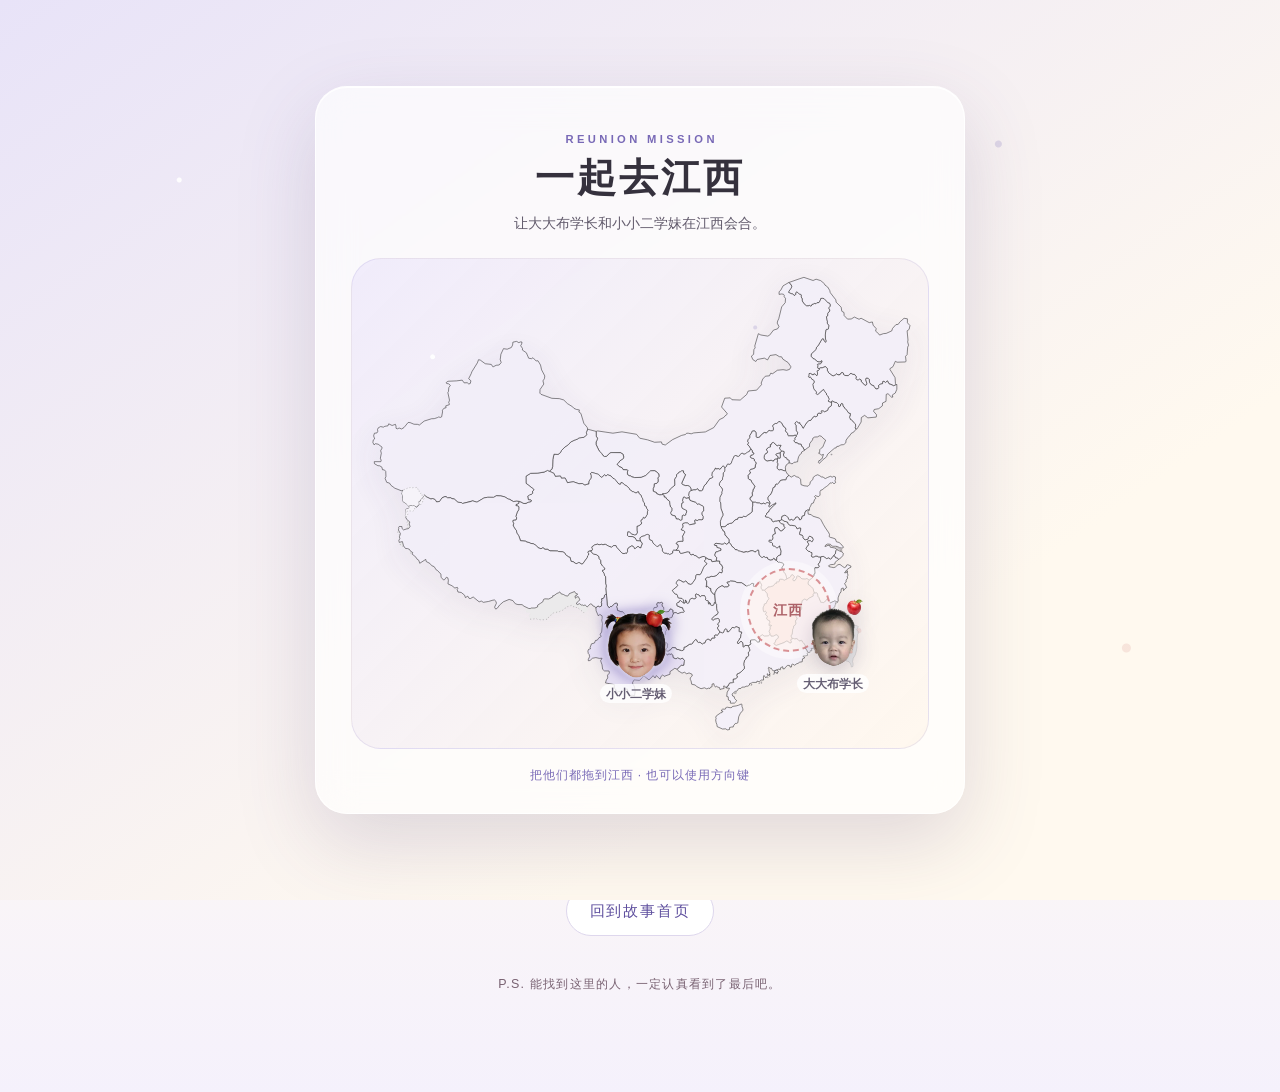
<file: site/easter-egg.html>
<!DOCTYPE html>
<html lang="zh-CN">
<head>
  <meta charset="UTF-8">
  <meta http-equiv="Content-Security-Policy" content="default-src 'self'; base-uri 'self'; object-src 'none'; script-src 'self'; style-src 'self'; img-src 'self' data: blob: https://*.supabase.co; connect-src 'self' https://*.supabase.co wss://*.supabase.co; media-src 'self' blob: https://*.supabase.co; form-action 'self'">
  <meta name="viewport" content="width=device-width, initial-scale=1.0">
  <meta name="robots" content="noindex, nofollow, noarchive">
  <meta name="theme-color" content="#e8e3f8">
  <title>我们的信箱 · 大大布将军与小小二下士</title>
  <link rel="icon" href="data:image/svg+xml,<svg xmlns=%22http://www.w3.org/2000/svg%22 viewBox=%220 0 100 100%22><text y=%22.9em%22 font-size=%2290%22>🥚</text></svg>">
  <link rel="stylesheet" href="css/style.css?v=c8668feb">
  <link rel="stylesheet" href="css/mailbox.css?v=c54e6d8c">
  <link rel="preload" as="image" href="img/gate/girl.webp" type="image/webp">
  <link rel="preload" as="image" href="img/gate/boy.webp" type="image/webp">
  <link rel="stylesheet" href="css/egg.css?v=19b5cfbb">
</head>
<body>
  <div id="gate" class="gate" role="dialog" aria-modal="true" aria-labelledby="gate-title">
    <div class="gate-card" id="gate-card">
      <p class="gate-kicker">REUNION MISSION</p>
      <h2 class="gate-title" id="gate-title">一起去江西</h2>
      <p class="gate-hint" id="gate-hint">让大大布学长和小小二学妹在江西会合。</p>

      <div class="china-stage" id="china-stage">
        <img class="china-map" src="img/gate/china-map.svg" alt="" width="1000" height="850" draggable="false">

        <div class="map-destination" id="jiangxi-target" aria-hidden="true"><span>江西</span></div>
        <button
          class="map-person map-girl"
          id="gate-girl"
          type="button"
          aria-label="小小二学妹，拖动到江西"
          aria-describedby="gate-hint gate-status"
        >
          <img src="img/gate/girl.webp" alt="" width="522" height="478" draggable="false">
          <span class="map-person-name">小小二学妹</span>
        </button>
        <button
          class="map-person map-boy"
          id="gate-boy"
          type="button"
          aria-label="大大布学长，拖动到江西"
          aria-describedby="gate-hint gate-status"
        >
          <img src="img/gate/boy.webp" alt="" width="528" height="472" draggable="false">
          <span class="map-person-name">大大布学长</span>
        </button>
        <span class="map-reunion-flare" aria-hidden="true"></span>
      </div>

      <p class="gate-status" id="gate-status" aria-live="polite">把他们都拖到江西 · 也可以使用方向键</p>
    </div>
  </div>

  <main class="egg-page">
    <section class="egg-top">
      <button class="egg-big" id="egg-big" type="button" title="点我一下试试" aria-label="打开彩蛋">🥚</button>
      <p class="egg-kicker">LETTERS BETWEEN US</p>
      <h1 class="mailbox-title">我们的信箱</h1>
      <p class="egg-sub">有些话，写下来，留着慢慢读。</p>
    </section>

    <section class="mailbox-locked" id="mailbox-locked">
      <div class="locked-card">
        <span class="locked-icon" aria-hidden="true">💌</span>
        <h2>信箱已上锁</h2>
        <p>这里收录着大大布与小小二写给彼此的信件与纸上字迹。<br>请登录账号解锁信箱。</p>
        <button class="pill-btn locked-login-btn" type="button" id="mailbox-locked-login">登录查看信箱</button>
      </div>
    </section>

    <section id="mailbox-list" aria-labelledby="mailbox-list-title" hidden>
      <div class="mailbox-toolbar">
        <div><h2 id="mailbox-list-title" tabindex="-1">收好的信</h2><p id="letter-count"></p></div>
        <button class="small-btn" id="write-letter" type="button">写一封信 ↗</button>
      </div>
      <div class="letter-list" id="letter-list"></div>
      <div class="stack-controls"><button class="mail-link" id="previous-envelope" type="button">← 上一封</button><span id="stack-position" aria-live="polite"></span><button class="mail-link" id="next-envelope" type="button">下一封 →</button></div>
      <button class="draft-link" id="resume-draft" type="button" hidden>继续上次没写完的信 →</button>
      <p class="mailbox-local-note" id="mailbox-sync-note">当前信件只保存在本机。登录后可同步给对方。</p>
      <button class="mail-link" id="mailbox-sync-button" type="button">登录后同步信箱</button>
    </section>

    <section class="letter-compose" id="letter-compose" aria-labelledby="compose-title" hidden>
      <div class="mailbox-toolbar"><h2 id="compose-title" tabindex="-1">写一封信</h2><div class="reader-actions"><button class="mail-link mail-danger" id="compose-delete-letter" type="button" hidden>删除这封信</button><button class="mail-link" id="cancel-letter" type="button">收起，回到信箱</button></div></div>
      <form id="letter-form">
        <div class="letter-fields">
          <label>写信人<select id="letter-sender"><option>大大布</option><option>小小二</option></select></label>
          <label>写信日期<input id="letter-date" type="date" required></label>
        </div>
        <label>信的标题<input id="letter-title" maxlength="80" required placeholder="给这封信起一个名字"></label>
        <label>电子版内容<textarea id="letter-body" rows="12" maxlength="30000" placeholder="慢慢写，也可以只收录实体信照片。"></textarea></label>
        <section class="paper-photos"><h3>实体信件照片</h3><p>可以和电子版一起保存，多页信件按添加顺序展示。</p><input id="compose-photo-input" type="file" accept="image/jpeg,image/png,image/webp" multiple aria-label="添加实体信件照片"><div id="compose-photos" class="photo-grid"></div></section>
        <label>关联一段回忆（可选）<select id="letter-memory"><option value="">不关联回忆</option></select></label>
        <div class="letter-form-footer"><button class="small-btn" type="submit">收进信箱</button><span id="draft-status" role="status"></span></div>
      </form>
    </section>

    <section id="letter-reader" aria-label="信件阅读" hidden>
      <div class="mailbox-toolbar reader-toolbar">
        <button class="mail-link" id="back-to-mailbox" type="button">← 回到信箱</button>
        <div class="reader-actions"><button class="mail-link" id="edit-letter" type="button" hidden>修改这封信</button><button class="mail-link mail-danger" id="delete-letter" type="button" hidden>删除这封信</button><button class="mail-link" id="download-letter" type="button">下载文字</button></div>
      </div>
      <div id="letter-content" tabindex="-1"></div>
      <section class="paper-photos"><h3>纸上的字迹</h3><p>收好这封信的实体照片，点击可放大阅读。</p><input id="reader-photo-input" type="file" accept="image/jpeg,image/png,image/webp" multiple aria-label="为这封信添加实体照片"><div id="reader-photos" class="photo-grid"></div></section>
      <a class="letter-memory-link" id="letter-memory-link" hidden>看看这封信里的回忆 ↗</a>
    </section>
    <p class="mailbox-status" id="mailbox-status" role="status"></p>


    <div class="egg-navigation">
      <a class="egg-back" href="index.html">回到故事首页</a>
    </div>
    <p class="egg-foot">P.S. 能找到这里的人，一定认真看到了最后吧。</p>
  </main>

  <div id="hearts" aria-hidden="true"></div>

  <script src="js/gate.js?v=922eb06e"></script>
  <script src="js/vendor/supabase-2.118.0.min.js?v=31c3a326"></script>
  <script src="js/sync.js?v=1a8b63b3"></script>
  <dialog id="photo-viewer"><div class="photo-viewer-toolbar"><button id="photo-previous" type="button">上一页</button><span id="photo-page"></span><button id="photo-next" type="button">下一页</button><button id="photo-zoom" type="button">查看原尺寸</button><button id="photo-close" type="button">关闭 ×</button></div><div class="photo-viewer-scroll"><img id="photo-full" alt="实体信件照片"></div></dialog>
  <script src="js/mailbox.js?v=962e39d7"></script>
  <script src="js/egg.js?v=ad17be2c"></script>
</body>
</html>
</file>
<file: site/css/style.css>
:root {
  --bg-a: #f1edfb;
  --bg-b: #fffaf2;
  --ink: #35313d;
  --ink-soft: #625b6c;
  --accent: #7869b6;
  --accent-deep: #5e4f9e;
  --border: #ded7ed;
  --shadow: 0 18px 50px rgba(82, 68, 122, 0.14);
}

* { box-sizing: border-box; margin: 0; padding: 0; }
[hidden] { display: none !important; }
button, textarea, select { font: inherit; }
button, a, textarea, select { -webkit-tap-highlight-color: transparent; }
:focus-visible { outline: 3px solid var(--accent); outline-offset: 4px; }

body {
  font-family: -apple-system, BlinkMacSystemFont, "Segoe UI", "PingFang SC", "Hiragino Sans GB", "Microsoft YaHei", sans-serif;
  background:
    radial-gradient(circle at 9% 16%, rgba(160, 203, 187, 0.22), transparent 24rem),
    radial-gradient(circle at 90% 38%, rgba(221, 160, 151, 0.18), transparent 26rem),
    linear-gradient(180deg, var(--bg-a), var(--bg-b) 58%, #f5f1fc);
  color: var(--ink);
  line-height: 1.75;
  min-height: 100vh;
  overflow-x: hidden;
}
body.gate-open { overflow: hidden; }

/* ---------- 会合入口 ---------- */
.gate {
  position: fixed; inset: 0; z-index: 100;
  display: flex; align-items: center; justify-content: center;
  padding: 16px;
  overflow-x: hidden;
  overflow-y: auto;
  background:
    radial-gradient(circle at 14% 20%, rgba(255, 255, 255, 0.92) 0 2px, transparent 3px),
    radial-gradient(circle at 78% 16%, rgba(118, 105, 182, 0.2) 0 3px, transparent 4px),
    radial-gradient(circle at 88% 72%, rgba(217, 147, 140, 0.2) 0 4px, transparent 5px),
    linear-gradient(145deg, #e8e3f8, #fff9ef 72%);
  visibility: hidden;
  opacity: 0;
  pointer-events: none;
  transition: opacity 0.35s ease, visibility 0s 0.35s;
}
.gate.is-visible { visibility: visible; opacity: 1; pointer-events: auto; transition-delay: 0s; }
.gate-card {
  width: min(650px, 100%);
  padding: clamp(1.8rem, 6vw, 2.7rem) clamp(1.25rem, 6vw, 2.2rem) 1.7rem;
  overflow: hidden;
  border: 1px solid rgba(255, 255, 255, 0.82);
  border-radius: 32px;
  background: rgba(255, 255, 255, 0.66);
  backdrop-filter: blur(18px);
  text-align: center;
  box-shadow: 0 28px 80px rgba(82, 68, 122, 0.18), inset 0 1px 0 #fff;
  transition: transform 0.5s ease, opacity 0.5s ease;
}
.gate-kicker {
  color: var(--accent);
  font-size: 0.7rem;
  font-weight: 700;
  letter-spacing: 0.3em;
  text-indent: 0.3em;
}
.gate-title {
  margin-top: 0.25rem;
  color: var(--ink);
  font-size: clamp(1.8rem, 7vw, 2.45rem);
  line-height: 1.2;
  letter-spacing: 0.08em;
}
.gate-hint {
  margin: 0.65rem 0 1.35rem;
  color: var(--ink-soft);
  font-size: 0.88rem;
}
.china-stage {
  position: relative;
  width: 100%;
  aspect-ratio: 20 / 17;
  overflow: hidden;
  border: 1px solid rgba(118, 105, 182, 0.13);
  border-radius: clamp(20px, 5vw, 30px);
  background:
    radial-gradient(circle at 14% 20%, rgba(255,255,255,0.95) 0 2px, transparent 2.8px),
    radial-gradient(circle at 70% 14%, rgba(118,105,182,0.2) 0 1.5px, transparent 2.5px),
    radial-gradient(circle at 88% 76%, rgba(217,147,140,0.22) 0 2px, transparent 3px),
    linear-gradient(135deg, rgba(237, 233, 250, 0.82), rgba(255, 247, 237, 0.9));
}
.china-map {
  position: absolute;
  inset: 2%;
  z-index: 1;
  width: 96%;
  height: 96%;
  object-fit: contain;
  opacity: 0.82;
  filter: drop-shadow(0 10px 18px rgba(80, 67, 120, 0.1));
  pointer-events: none;
  user-select: none;
}
.map-destination {
  position: absolute;
  left: 75.8%;
  top: 71.9%;
  z-index: 2;
  display: grid;
  width: clamp(62px, 10vw, 84px);
  aspect-ratio: 1;
  place-items: center;
  border: 2px dashed rgba(204, 107, 111, 0.72);
  border-radius: 50%;
  background: rgba(255, 245, 240, 0.74);
  color: #ad6268;
  font-size: clamp(0.75rem, 2vw, 0.9rem);
  font-weight: 800;
  letter-spacing: 0.1em;
  transform: translate(-50%, -50%);
  box-shadow: 0 0 0 7px rgba(255,255,255,0.4);
  transition: transform 0.25s ease, box-shadow 0.25s ease, background 0.25s ease;
}
.map-destination.is-near,
.china-stage.has-arrival .map-destination {
  background: rgba(255, 226, 218, 0.88);
  transform: translate(-50%, -50%) scale(1.08);
  box-shadow: 0 0 0 8px rgba(255,255,255,0.5), 0 0 28px rgba(217,147,140,0.48);
}
.map-person {
  position: absolute;
  left: 0;
  top: 0;
  z-index: 3;
  width: clamp(58px, 11vw, 82px);
  aspect-ratio: 1;
  border: 0;
  background: transparent;
  cursor: grab;
  touch-action: none;
  user-select: none;
  -webkit-user-select: none;
  will-change: transform;
  transform: translate(-50%, -50%);
}
.map-person img {
  display: block;
  width: 100%;
  height: 100%;
  object-fit: contain;
  pointer-events: none;
  filter: drop-shadow(0 8px 10px rgba(55, 46, 84, 0.2));
  transition: transform 0.2s ease, filter 0.2s ease;
}
.map-person-name {
  position: absolute;
  left: 50%;
  top: calc(100% - 2px);
  padding: 0.1rem 0.38rem;
  border-radius: 999px;
  background: rgba(255,255,255,0.8);
  color: #655e73;
  font-size: clamp(0.7rem, 1.7vw, 0.72rem);
  font-weight: 700;
  line-height: 1.4;
  white-space: nowrap;
  transform: translateX(-50%);
  transition: opacity 0.2s ease;
}
.map-person:active { cursor: grabbing; }
.map-person:focus-visible { outline: none; }
.map-person:focus-visible img { filter: drop-shadow(0 0 3px #fff) drop-shadow(0 0 7px var(--accent)); }
.map-person.is-dragging img { transform: scale(1.08) rotate(-4deg); }
.map-person.is-arrived { cursor: default; pointer-events: none; }
.map-person.is-arrived .map-person-name { opacity: 0; }
.map-reunion-flare {
  position: absolute;
  left: 75.8%;
  top: 71.9%;
  z-index: 5;
  width: clamp(34px, 6vw, 48px);
  aspect-ratio: 1;
  transform: translate(-50%, -50%);
  pointer-events: none;
}
.map-reunion-flare::before,
.map-reunion-flare::after {
  position: absolute;
  inset: 0;
  opacity: 0;
}
.map-reunion-flare::before {
  content: "";
  border: 2px solid rgba(118, 105, 182, 0.72);
  border-radius: 50%;
}
.map-reunion-flare::after {
  content: "✦";
  display: grid;
  place-items: center;
  color: #7869b6;
  font-size: clamp(1.7rem, 5vw, 2.6rem);
  line-height: 1;
}
.gate-status {
  min-height: 1.5em;
  margin-top: 1rem;
  color: var(--accent);
  font-size: 0.75rem;
  letter-spacing: 0.08em;
}
.gate.is-complete .gate-card { transform: scale(0.98); }
.gate.is-complete .map-destination { animation: mapDestinationUnlock 1.05s ease-out both; }
.gate.is-complete .map-reunion-flare::before { animation: mapRipple 1.05s ease-out both; }
.gate.is-complete .map-reunion-flare::after { animation: mapFlare 0.9s ease-out both; }
.gate.is-complete .map-girl img { animation: mapMeetGirl 0.75s ease both; }
.gate.is-complete .map-boy img { animation: mapMeetBoy 0.75s ease both; }
@keyframes mapDestinationUnlock {
  0% { box-shadow: 0 0 0 8px rgba(255,255,255,0.5), 0 0 24px rgba(217,147,140,0.42); }
  55% { box-shadow: 0 0 0 14px rgba(255,255,255,0.2), 0 0 42px rgba(118,105,182,0.55); }
  100% { box-shadow: 0 0 0 24px rgba(255,255,255,0), 0 0 54px rgba(118,105,182,0); }
}
@keyframes mapRipple {
  0% { opacity: 0.9; transform: scale(0.35); }
  100% { opacity: 0; transform: scale(3.4); }
}
@keyframes mapFlare {
  0% { opacity: 0; transform: scale(0.25) rotate(-30deg); }
  42% { opacity: 1; transform: scale(1.35) rotate(12deg); }
  100% { opacity: 0; transform: scale(0.78) rotate(32deg); }
}
@keyframes mapMeetGirl {
  0%, 100% { transform: translateX(0) rotate(0); }
  48% { transform: translateX(7px) rotate(3deg) scale(0.98); }
}
@keyframes mapMeetBoy {
  0%, 100% { transform: translateX(0) rotate(0); }
  48% { transform: translateX(-7px) rotate(-3deg) scale(0.98); }
}

/* ---------- Hero ---------- */
.hero {
  min-height: min(850px, 100svh);
  position: relative;
  display: grid;
  grid-template-columns: minmax(0, 1.3fr) minmax(0, 0.8fr);
  align-items: center;
  column-gap: 5%;
  width: min(1120px, calc(100% - 96px));
  margin: 0 auto;
  padding: 100px 0 0;
}
.hero-heading-wrap {
  display: flex;
  flex-direction: column;
  align-items: flex-start;
  justify-content: center;
  padding: 32px 0;
}
.hero-heading {
  margin-top: 24px;
  font-size: clamp(2.5rem, 5.3vw, 4.8rem);
  font-weight: 900;
  letter-spacing: -0.04em;
  line-height: 1.32;
  background: linear-gradient(160deg, #5f50a0 12%, #8b77be 60%, #b2747f 100%);
  -webkit-background-clip: text;
  background-clip: text;
  -webkit-text-fill-color: transparent;
  color: transparent;
}
.hero-heading > span { display: block; white-space: nowrap; }
.hero-heading small { display: inline-block; margin-right: 0.35em; font-size: 0.45em; vertical-align: middle; }
.hero-intro { margin-top: 24px; color: var(--ink-soft); font-size: 1.05rem; letter-spacing: 0.08em; }
.hero-actions { display: flex; flex-wrap: wrap; align-items: center; gap: 18px; margin-top: 34px; }

.hero-portrait-pos {
  width: 100%;
  max-width: 390px;
  justify-self: center;
  transform: rotate(3deg);
  transition: transform 0.3s ease-out;
}
.hero-portrait {
  position: relative;
  overflow: hidden;
  padding: 12px 12px 0;
  background: #fffdfa;
  border-radius: 20px;
  box-shadow: 0 22px 65px rgba(82, 68, 122, 0.14);
  border: 1px solid #fff;
}
.hero-portrait img {
  display: block;
  width: 100%;
  height: auto;
  aspect-ratio: 13 / 9;
  object-fit: cover;
  border-radius: 12px;
  transition: filter 0.4s ease, transform 0.4s ease;
}
body:not(.is-logged-in) .hero-portrait {
  cursor: pointer;
  min-height: 250px;
  background: linear-gradient(135deg, #fdf8f4 0%, #faeef5 100%);
}
body:not(.is-logged-in) .hero-portrait img {
  filter: blur(20px);
  transform: scale(1.08);
}
body:not(.is-logged-in) .hero-portrait img:not([src]),
body:not(.is-logged-in) .hero-portrait img[src=""] {
  opacity: 0;
  height: 200px;
}
.gallery-migrate-btn {
  background: linear-gradient(135deg, #786171 0%, #4a3a60 100%);
  color: #fff !important;
  border: none;
  font-weight: 600;
  box-shadow: 0 4px 14px rgba(74, 58, 96, 0.25);
  transition: transform 0.2s ease, filter 0.2s ease;
}
.gallery-migrate-btn:hover {
  filter: brightness(1.1);
  transform: translateY(-1px);
}
.hero-portrait-lock {
  position: absolute;
  top: calc(50% - 15px);
  left: 50%;
  transform: translate(-50%, -50%);
  display: flex;
  align-items: center;
  gap: 8px;
  padding: 0.5rem 1.1rem;
  border-radius: 999px;
  background: rgba(255, 255, 255, 0.92);
  border: 1px solid rgba(120, 105, 182, 0.3);
  box-shadow: 0 8px 24px rgba(82, 68, 122, 0.18);
  backdrop-filter: blur(6px);
  color: var(--accent-deep);
  font-size: 0.82rem;
  font-weight: 600;
  letter-spacing: 0.05em;
  white-space: nowrap;
  pointer-events: none;
  transition: transform 0.2s ease, opacity 0.2s ease;
}
body.is-logged-in .hero-portrait-lock {
  display: none !important;
}
body:not(.is-logged-in) .hero-portrait:hover .hero-portrait-lock {
  transform: translate(-50%, -50%) scale(1.04);
}
.portrait-caption { display: flex; justify-content: space-between; align-items: center; padding: 18px 7px; color: var(--accent-deep); font-size: 0.75rem; letter-spacing: 0.08em; }
.portrait-caption span { color: var(--ink-soft); }

/* ---------- 登录锁定卡片 ---------- */
.memory-locked, .mailbox-locked {
  display: flex;
  justify-content: center;
  align-items: center;
  padding: clamp(2.5rem, 6vw, 4.5rem) 1rem;
  width: 100%;
}
.locked-card {
  width: min(520px, 100%);
  padding: clamp(2.2rem, 5vw, 3.2rem) clamp(1.4rem, 4vw, 2.4rem);
  text-align: center;
  background: rgba(255, 255, 255, 0.88);
  border: 1.5px solid var(--border);
  border-radius: 28px;
  box-shadow: 0 20px 60px rgba(91, 75, 154, 0.12);
  backdrop-filter: blur(12px);
  display: flex;
  flex-direction: column;
  align-items: center;
  gap: 14px;
}
.locked-icon {
  font-size: 2.8rem;
  line-height: 1;
  margin-bottom: 4px;
  filter: drop-shadow(0 4px 10px rgba(120, 105, 182, 0.25));
}
.locked-card h2, .locked-card h3 {
  font-size: clamp(1.35rem, 4vw, 1.7rem);
  font-weight: 800;
  color: var(--accent-deep);
  letter-spacing: 0.04em;
}
.locked-card p {
  color: var(--ink-soft);
  font-size: 0.92rem;
  line-height: 1.8;
  max-width: 400px;
}
.locked-login-btn {
  margin-top: 10px;
  cursor: pointer;
  border: none;
  font-size: 0.95rem;
  padding: 0.75rem 2rem;
}

.hero-bottom {
  grid-column: 1 / -1;
  display: flex;
  justify-content: space-between;
  align-items: flex-end;
  padding: 48px 0 30px;
  border-bottom: 1px solid rgba(118,105,182,0.18);
  position: relative;
  z-index: 6;
}
.hero-tag {
  color: var(--ink-soft);
  letter-spacing: 0.08em;
  line-height: 1.7;
  font-size: 0.75rem;
  max-width: 360px;
}
.hero-tag-sub { color: var(--accent); letter-spacing: 0.14em; }

.pill-btn {
  display: inline-block;
  text-decoration: none;
  background: linear-gradient(123deg, #9b8bd3 7%, #7869b6 46%, #5d4d9c 100%);
  color: #fff;
  font-weight: 500;
  letter-spacing: 0.06em;
  border-radius: 999px;
  padding: 0.85rem 1.9rem;
  font-size: 0.95rem;
  border: 2px solid #fff;
  box-shadow: 0 8px 22px rgba(91, 75, 154, 0.28);
  transition: filter 0.2s ease;
}
.pill-btn:hover { filter: brightness(1.07); }

/* 载入淡入 */
.hero-heading-wrap, .hero-tag, .pill-btn { opacity: 0; }
body.loaded .hero-heading-wrap { animation: fadeUp 0.6s ease both; }
body.loaded .hero-tag { animation: fadeUp 0.6s ease 0.1s both; }
body.loaded .pill-btn { animation: fadeUp 0.6s ease 0.15s both; }
.hero-portrait { opacity: 0; }
body.loaded .hero-portrait { animation: fadeOpacity 0.7s ease 0.1s both; }
@keyframes fadeUp {
  from { opacity: 0; transform: translateY(28px); }
  to { opacity: 1; transform: none; }
}
@keyframes fadeOpacity {
  from { opacity: 0; }
  to { opacity: 1; }
}

/* ---------- 可旋转照片故事球 ---------- */
.memory-gallery {
  width: min(1240px, calc(100% - 32px));
  min-height: 100svh;
  margin: 0 auto;
  padding: clamp(3.5rem, 5vw, 5rem) 0 3rem;
  position: relative;
  isolation: isolate;
}
.gallery-copy {
  width: min(680px, 100%);
  margin: 0 auto clamp(1.8rem, 4vw, 3rem);
  text-align: center;
}
.gallery-kicker {
  color: var(--accent);
  font-size: 0.78rem;
  font-weight: 750;
  letter-spacing: 0.24em;
}
.gallery-copy h2 {
  margin-top: 0.4rem;
  font-size: clamp(1.75rem, 4vw, 3.25rem);
  line-height: 1.22;
  letter-spacing: -0.04em;
}
.gallery-copy > p:last-child {
  max-width: 560px;
  margin: 0.9rem auto 0;
  color: var(--ink-soft);
  font-size: clamp(0.88rem, 1.5vw, 1rem);
}
.orbit-shell {
  position: relative;
  width: 100%;
}
.memory-orbit {
  position: relative;
  width: 100%;
  height: clamp(520px, 52vw, 650px);
  overflow: hidden;
  border: 1px solid rgba(119, 102, 181, 0.18);
  border-radius: clamp(28px, 5vw, 52px);
  background:
    radial-gradient(circle at 50% 46%, rgba(255, 255, 255, 0.96) 0 12%, rgba(241, 237, 251, 0.68) 38%, rgba(216, 232, 225, 0.56) 72%, rgba(246, 236, 225, 0.82) 100%);
  box-shadow: inset 0 0 80px rgba(255, 255, 255, 0.8), var(--shadow);
  cursor: grab;
  touch-action: none;
  user-select: none;
  -webkit-user-select: none;
}
.memory-orbit.is-dragging { cursor: grabbing; }
.memory-orbit:focus-visible {
  outline: 3px solid rgba(120, 105, 182, 0.55);
  outline-offset: 5px;
}
.orbit-stage {
  position: absolute;
  left: 50%;
  top: 48%;
  width: 0;
  height: 0;
}
.orbit-stars,
.orbit-stars::before {
  position: absolute;
  inset: 0;
  pointer-events: none;
  content: '';
  background-image:
    radial-gradient(circle, rgba(118, 105, 174, 0.3) 0 1.5px, transparent 2px),
    radial-gradient(circle, rgba(221, 151, 134, 0.28) 0 1px, transparent 1.6px);
  background-position: 18px 20px, 72px 92px;
  background-size: 128px 128px, 166px 166px;
  opacity: 0.55;
}
.orbit-stars::before {
  transform: rotate(18deg) scale(1.12);
  opacity: 0.36;
}
.orbit-focus {
  position: absolute;
  left: 50%;
  top: 48%;
  width: min(68vw, 580px);
  aspect-ratio: 1;
  border: 1px dashed rgba(118, 105, 174, 0.16);
  border-radius: 50%;
  transform: translate(-50%, -50%);
  pointer-events: none;
}
.orbit-focus::before,
.orbit-focus::after {
  content: '';
  position: absolute;
  border-radius: 50%;
  background: rgba(255, 255, 255, 0.76);
  box-shadow: 0 0 18px rgba(255, 255, 255, 0.9);
}
.orbit-focus::before { width: 9px; height: 9px; left: 10%; top: 20%; }
.orbit-focus::after { width: 6px; height: 6px; right: 8%; bottom: 26%; }
.orbit-photo {
  position: absolute;
  left: 0;
  top: 0;
  width: clamp(82px, 9.5vw, 132px);
  aspect-ratio: 4 / 3;
  padding: 0;
  overflow: hidden;
  translate: -50% -50%;
  border: 3px solid rgba(255, 255, 255, 0.94);
  border-radius: clamp(14px, 1.7vw, 22px);
  background-color: color-mix(in srgb, var(--cluster-color) 15%, #f8f6fb);
  background-size: cover;
  background-position: center;
  box-shadow: 0 7px 22px rgba(62, 53, 83, 0.16), 0 0 0 1px color-mix(in srgb, var(--cluster-color) 52%, transparent);
  cursor: pointer;
  contain: layout paint style;
  will-change: transform, opacity;
  transition: border-color 0.2s ease, box-shadow 0.2s ease;
}
.orbit-photo::after {
  content: '';
  position: absolute;
  inset: 0;
  background: linear-gradient(145deg, rgba(255,255,255,0.3), transparent 42%);
  pointer-events: none;
}
.orbit-photo.is-nearest {
  border-color: #fff;
  box-shadow: 0 10px 34px rgba(62, 53, 83, 0.24), 0 0 0 3px var(--cluster-color);
}
.orbit-photo:hover { box-shadow: 0 12px 36px rgba(62, 53, 83, 0.28), 0 0 0 3px var(--cluster-color); }
.orbit-photo:focus-visible {
  outline: 4px solid rgba(255, 255, 255, 0.9);
  box-shadow: 0 0 0 7px var(--cluster-color);
}
.orbit-caption {
  position: absolute;
  z-index: 1100;
  left: 50%;
  bottom: 22px;
  display: flex;
  align-items: center;
  gap: 0.72rem;
  max-width: calc(100% - 36px);
  padding: 0.7rem 1rem;
  border: 1px solid rgba(255, 255, 255, 0.9);
  border-radius: 999px;
  background: rgba(255, 255, 255, 0.76);
  box-shadow: 0 8px 30px rgba(64, 53, 91, 0.12);
  backdrop-filter: blur(16px);
  transform: translateX(-50%);
  white-space: nowrap;
}
.orbit-caption span { color: var(--ink-soft); font-size: 0.76rem; }
.orbit-caption strong { overflow: hidden; font-size: 0.92rem; text-overflow: ellipsis; }
.orbit-caption span:last-child { color: var(--accent-deep); }

/* 触摸设备和低配置设备使用较轻的合成效果 */
.orbit-reduced-fx .memory-orbit {
  box-shadow: inset 0 0 34px rgba(255, 255, 255, 0.62), 0 10px 28px rgba(82, 68, 122, 0.1);
}
.orbit-reduced-fx .orbit-photo {
  box-shadow: 0 4px 12px rgba(62, 53, 83, 0.13);
  transition: none;
  will-change: auto;
}
.orbit-reduced-fx .orbit-photo.is-nearest {
  box-shadow: 0 6px 18px rgba(62, 53, 83, 0.18), 0 0 0 2px var(--cluster-color);
}
.orbit-reduced-fx .orbit-caption {
  background: rgba(255, 255, 255, 0.94);
  box-shadow: 0 5px 16px rgba(64, 53, 91, 0.1);
  backdrop-filter: none;
}
.orbit-reduced-fx .modal-backdrop,
.orbit-reduced-fx .detail-photo-count,
.orbit-reduced-fx .detail-original {
  backdrop-filter: none;
}
.orbit-reduced-fx .heart { display: none; }
.orbit-help {
  display: flex;
  justify-content: center;
  align-items: center;
  gap: 0.65rem;
  margin-top: 1.15rem;
  color: var(--ink-soft);
  font-size: 0.78rem;
  letter-spacing: 0.08em;
}
.orbit-help i { width: 3px; height: 3px; border-radius: 50%; background: var(--accent); opacity: 0.65; }
.gallery-error { min-height: 1.5em; margin-top: 0.7rem; text-align: center; color: #b45268; }

/* ---------- 时间轴与双视角 ---------- */
.gallery-toolbar { display: flex; justify-content: space-between; align-items: center; flex-wrap: wrap; gap: 16px; margin: 0 12px 22px; }
.view-switch { display: flex; padding: 5px; border: 1px solid var(--border); border-radius: 999px; background: rgba(255,255,255,0.5); }
.view-switch button { padding: 10px 22px; border: 0; border-radius: 999px; color: var(--ink-soft); background: transparent; cursor: pointer; font-size: 0.85rem; }
.view-switch button[aria-pressed="true"] { color: #fff; background: var(--accent-deep); box-shadow: 0 4px 12px #5e4f9e22; }
.gallery-summary { color: var(--ink-soft); font-size: 0.8rem; }
.gallery-add { margin-left: auto; white-space: nowrap; }
.gallery-manage-actions { display: flex; flex-wrap: wrap; gap: 10px; margin-top: 24px; }
.gallery-danger { background: #a45a6b; }
.gallery-editor > .gallery-danger { margin-top: 18px; }
.detail-remove-photo {
  position: absolute;
  z-index: 2;
  left: 12px;
  top: 12px;
  padding: 0.35rem 0.7rem;
  border: 1px solid rgba(255, 255, 255, 0.7);
  border-radius: 999px;
  background: rgba(48, 42, 62, 0.68);
  color: #fff;
  font: inherit;
  font-size: 0.74rem;
  cursor: pointer;
}
.gallery-editor { width: min(540px, calc(100vw - 28px)); max-height: min(760px, calc(100svh - 28px)); margin: auto; padding: 28px; overflow: auto; border: 1px solid #e3d9ec; border-radius: 22px; color: var(--ink); background: #fffdfa; box-shadow: 0 20px 60px #3326483d; }
.gallery-editor::backdrop { background: #2a2536a6; backdrop-filter: blur(8px); }
.gallery-editor h2 { padding-right: 28px; font-size: 1.45rem; }
.gallery-editor form { display: grid; gap: 16px; margin-top: 24px; }
.gallery-editor label { display: grid; gap: 7px; color: var(--ink-soft); font-size: .8rem; }
.gallery-editor input, .gallery-editor textarea { width: 100%; padding: 11px 12px; border: 1px solid #d9cfe4; border-radius: 9px; color: var(--ink); background: #fff; font: inherit; }
.gallery-editor textarea { resize: vertical; line-height: 1.7; }
.gallery-editor input:disabled { opacity: .65; }
.gallery-editor-hint { margin-top: -7px; color: var(--ink-soft); font-size: .73rem; line-height: 1.6; }
.gallery-editor-file-status { color: #a24559; font-size: .75rem; }
.gallery-editor-file-status:empty { display: none; }
.gallery-editor-previews { display: grid; grid-template-columns: repeat(auto-fill, minmax(110px, 1fr)); gap: 10px; }
.gallery-editor-previews[hidden] { display: none; }
.gallery-editor-preview { position: relative; min-width: 0; padding: 7px; border: 1px solid var(--border); border-radius: 12px; }
.gallery-editor-preview.is-invalid { border-color: #c76072; background: #fff0f1; }
.gallery-editor-preview img { display: block; width: 100%; aspect-ratio: 1; object-fit: cover; border-radius: 8px; }
.gallery-editor-preview-empty { display: grid; place-items: center; aspect-ratio: 1; border-radius: 8px; color: #a24559; background: #f9dfe3; font-size: .75rem; }
.gallery-editor-preview span { display: block; overflow: hidden; margin-top: 7px; color: var(--ink-soft); font-size: .7rem; text-overflow: ellipsis; white-space: nowrap; }
.gallery-editor-preview.is-invalid span { color: #a24559; }
.gallery-editor-preview strong { display: block; margin-top: 4px; color: #a24559; font-size: .7rem; }
.gallery-editor-preview button { position: absolute; top: 3px; right: 3px; width: 26px; height: 26px; padding: 0; border: 0; border-radius: 50%; color: #522b35; background: #fff; box-shadow: 0 1px 5px #33264840; cursor: pointer; font-family: inherit; font-size: 20px; line-height: 1; }
.gallery-editor-actions { display: flex; align-items: center; flex-wrap: wrap; gap: 12px; }
#gallery-editor-status { color: var(--accent-deep); font-size: .76rem; line-height: 1.5; }
.gallery-hidden-photos, .gallery-hidden-entries { display: flex; flex-wrap: wrap; gap: 8px; padding-top: 14px; border-top: 1px solid var(--border); }
.gallery-hidden-entries { margin-top: 22px; }
.gallery-manage-actions[hidden], .gallery-hidden-photos[hidden], .gallery-hidden-entries[hidden], .gallery-editor:not([open]) { display: none; }
.gallery-hidden-photos p, .gallery-hidden-entries p { flex-basis: 100%; color: var(--ink-soft); font-size: .78rem; }
.gallery-restore { padding: 7px 12px; border: 1px solid var(--border); border-radius: 999px; background: #fff; color: var(--accent-deep); cursor: pointer; font: inherit; font-size: .75rem; }
.gallery-editor-danger-group { display: flex; flex-wrap: wrap; gap: 10px; margin-top: 18px; }
.gallery-editor-danger-group[hidden] { display: none; }
.gallery-purge-btn { background: #c2596d; }
.gallery-hidden-item { display: flex; align-items: center; justify-content: space-between; gap: 10px; width: 100%; padding: 8px 12px; background: rgba(255, 255, 255, 0.7); border: 1px solid var(--border); border-radius: 12px; box-sizing: border-box; }
.gallery-hidden-info { font-size: 0.8rem; color: var(--ink); overflow: hidden; text-overflow: ellipsis; white-space: nowrap; flex: 1; min-width: 0; }
.gallery-hidden-actions { display: flex; align-items: center; gap: 6px; flex-shrink: 0; }
.gallery-purge { padding: 6px 12px; border: 1px solid #c2596d; border-radius: 999px; background: #fff; color: #c2596d; cursor: pointer; font: inherit; font-size: .75rem; transition: background 0.15s, color 0.15s; }
.gallery-purge:hover { background: #c2596d; color: #fff; }
.gallery-base-tag { font-size: 0.72rem; color: var(--ink-soft); padding: 4px 8px; background: rgba(0, 0, 0, 0.05); border-radius: 6px; }
.timeline-panel { padding: clamp(20px, 4vw, 44px); border: 1px solid var(--border); border-radius: 30px; background: rgba(255,255,255,0.56); }
.timeline-filter { display: flex; justify-content: space-between; align-items: center; flex-wrap: wrap; gap: 16px; padding-bottom: 28px; }
.timeline-filter p { color: var(--ink-soft); font-size: 0.88rem; }
.timeline-filter label { color: var(--ink-soft); font-size: 0.8rem; }
.timeline-filter select { margin-left: 8px; padding: 8px 28px 8px 12px; color: var(--ink); background: #fffdf9; border: 1px solid var(--border); border-radius: 10px; }
.timeline-month + .timeline-month { margin-top: 32px; }
.timeline-month h3 { color: var(--accent-deep); font-size: 0.95rem; font-weight: 600; margin-bottom: 16px; letter-spacing: 0.08em; }
.timeline-entries { display: grid; grid-template-columns: repeat(3, minmax(0, 1fr)); gap: 14px; }
.memory-card { display: flex; flex-direction: column; text-align: left; min-width: 0; padding: 10px; border: 1px solid #e7e1ee; border-radius: 18px; background: #fffdfa; color: var(--ink); cursor: pointer; transition: transform 0.2s ease, box-shadow 0.2s ease; }
.memory-card:hover { transform: translateY(-3px); box-shadow: 0 10px 28px #54407716; }
.memory-card img { width: 100%; height: auto; aspect-ratio: 16 / 10; object-fit: cover; border-radius: 11px; }
.memory-card-copy { display: block; width: 100%; padding: 14px 8px 8px; }
.memory-card-date { display: block; color: var(--accent-deep); font-size: 0.7rem; letter-spacing: 0.03em; }
.memory-card strong { display: block; margin-top: 5px; font-size: 1.05rem; font-weight: 650; }
.memory-card-excerpt { display: -webkit-box; -webkit-box-orient: vertical; -webkit-line-clamp: 2; overflow: hidden; margin-top: 7px; color: var(--ink-soft); font-size: 0.82rem; line-height: 1.8; }
.memory-card-meta { display: flex; justify-content: space-between; margin-top: 14px; color: var(--accent-deep); font-size: 0.73rem; }
.perspective-label { margin-top: 24px; color: var(--accent-deep); font-size: 0.78rem; font-weight: 650; }
.perspective-label + .detail-text { margin-top: 8px; }
.perspective-block + .perspective-block { margin-top: 24px; padding-top: 20px; border-top: 1px solid var(--border); }
.perspective-block .perspective-label { margin-top: 0; }
.perspective-form { margin-top: 24px; padding-top: 20px; border-top: 1px solid var(--border); }
.perspective-block .perspective-form { margin-top: 10px; padding-top: 0; border-top: 0; }
.perspective-form label { font-size: 0.78rem; font-weight: 650; color: var(--accent-deep); }
.perspective-form textarea { width: 100%; resize: vertical; min-height: 110px; margin-top: 10px; padding: 12px; border: 1px solid #cec3de; border-radius: 12px; background: #fff; color: var(--ink); font-size: 0.88rem; line-height: 1.8; }
.perspective-form textarea::placeholder { color: #80748c; }
#perspective-storage-note { margin-top: 6px; color: var(--ink-soft); font-size: 0.7rem; }
.perspective-save { display: flex; flex-wrap: wrap; align-items: center; gap: 10px; margin-top: 12px; }
.small-btn { padding: 8px 16px; border: 0; border-radius: 999px; background: var(--accent-deep); color: white; cursor: pointer; font-size: 0.78rem; }
#perspective-status { color: var(--accent-deep); font-size: 0.72rem; }
.perspective-login { margin-top: 22px; font-size: 0.78rem; }
.perspective-login button, .sync-link { padding: 0; border: 0; color: var(--accent-deep); background: transparent; text-decoration: underline; text-underline-offset: 4px; cursor: pointer; font: inherit; }
.sync-account { position: fixed; z-index: 4900; right: 22px; bottom: 22px; padding: 10px 15px; border: 1px solid #ddd2e8; border-radius: 999px; background: #fffdfa; color: var(--accent-deep); box-shadow: 0 10px 28px #51406124; cursor: pointer; font: 0.78rem/1.2 inherit; }
.sync-account.is-signed-in { background: var(--accent-deep); border-color: var(--accent-deep); color: #fff; }
.sync-dialog { width: min(420px, calc(100vw - 32px)); margin: auto; padding: 32px; border: 1px solid #e3d9ec; border-radius: 20px; color: var(--ink); background: #fffdfa; box-shadow: 0 20px 60px #3326483d; }
.sync-dialog::backdrop { background: #2a2536a6; backdrop-filter: blur(8px); }
.sync-dialog h2 { margin-top: 10px; font-size: 1.55rem; }
.sync-intro { margin-top: 12px; color: var(--ink-soft); font-size: .84rem; line-height: 1.8; }
.sync-dialog form { display: grid; gap: 16px; margin-top: 24px; }
.sync-dialog label { display: grid; gap: 7px; color: var(--ink-soft); font-size: .8rem; }
.sync-dialog input { width: 100%; padding: 11px 12px; border: 1px solid #d9cfe4; border-radius: 9px; color: var(--ink); background: #fff; font: inherit; }
.sync-actions { display: flex; align-items: center; flex-wrap: wrap; gap: 16px; }
#sync-status, #sync-reset-status { min-height: 1.5em; color: var(--accent-deep); font-size: .78rem; line-height: 1.7; }
.sync-close { position: absolute; top: 12px; right: 14px; border: 0; background: transparent; color: var(--ink-soft); cursor: pointer; font-size: 1.5rem; }

/* ---------- 照片与文字详情 ---------- */
body.modal-open { overflow: hidden; }
.memory-modal[hidden] { display: none; }
.memory-modal {
  position: fixed;
  inset: 0;
  z-index: 5000;
  display: grid;
  place-items: center;
  padding: 24px;
  opacity: 0;
  pointer-events: none;
  transition: opacity 0.22s ease;
}
.memory-modal.is-open { opacity: 1; pointer-events: auto; }
.modal-backdrop {
  position: absolute;
  inset: 0;
  background: rgba(42, 37, 54, 0.5);
  backdrop-filter: blur(14px);
}
.memory-dialog {
  position: relative;
  z-index: 1;
  display: grid;
  grid-template-columns: minmax(0, 1.2fr) minmax(300px, 0.8fr);
  width: min(1080px, 100%);
  height: min(760px, calc(100svh - 48px));
  max-height: min(760px, calc(100svh - 48px));
  overflow: hidden;
  border: 1px solid rgba(255, 255, 255, 0.82);
  border-radius: 30px;
  background: #fffdf9;
  box-shadow: 0 30px 100px rgba(37, 31, 55, 0.34);
  transform: translateY(18px) scale(0.98);
  transition: transform 0.24s cubic-bezier(0.22, 0.8, 0.24, 1);
}
.memory-modal.is-open .memory-dialog { transform: translateY(0) scale(1); }
.memory-dialog:focus { outline: none; }
.modal-close {
  position: absolute;
  z-index: 4;
  top: 16px;
  right: 16px;
  display: grid;
  place-items: center;
  width: 42px;
  height: 42px;
  border: 1px solid rgba(93, 79, 158, 0.18);
  border-radius: 50%;
  background: rgba(255, 255, 255, 0.88);
  color: var(--ink);
  font-size: 1.7rem;
  line-height: 1;
  cursor: pointer;
  box-shadow: 0 7px 24px rgba(46, 39, 67, 0.14);
}
.detail-gallery {
  min-width: 0;
  padding: 22px;
  background: linear-gradient(145deg, #e8e2f5, #edf4ef 54%, #f7eadf);
}
.detail-image-wrap {
  position: relative;
  display: grid;
  place-items: center;
  width: 100%;
  height: min(580px, calc(100svh - 162px));
  min-height: 360px;
  overflow: hidden;
  border-radius: 22px;
  background: rgba(255, 255, 255, 0.46);
}
.detail-image-wrap::before {
  content: '✦';
  position: absolute;
  color: rgba(95, 80, 153, 0.28);
  font-size: 1.3rem;
}
#detail-image {
  position: absolute;
  inset: 0;
  z-index: 1;
  width: 100%;
  height: 100%;
  object-fit: contain;
  opacity: 1;
  filter: none;
  transition: opacity 0.22s ease, filter 0.22s ease;
}
#detail-image.is-loading { opacity: 0.92; filter: blur(3px); }
.detail-original {
  position: absolute;
  z-index: 2;
  left: 12px;
  bottom: 12px;
  padding: 0.35rem 0.7rem;
  border: 1px solid rgba(255, 255, 255, 0.7);
  border-radius: 999px;
  background: rgba(48, 42, 62, 0.68);
  color: #fff;
  font: inherit;
  font-size: 0.74rem;
  cursor: pointer;
  backdrop-filter: blur(8px);
}
.detail-original:disabled { cursor: wait; }
.detail-photo-count {
  position: absolute;
  z-index: 2;
  right: 12px;
  bottom: 12px;
  padding: 0.35rem 0.7rem;
  border-radius: 999px;
  background: rgba(48, 42, 62, 0.68);
  color: #fff;
  font-size: 0.74rem;
  letter-spacing: 0.1em;
  backdrop-filter: blur(8px);
}
.detail-controls {
  display: grid;
  grid-template-columns: auto minmax(0, 1fr) auto;
  gap: 10px;
  align-items: center;
  margin-top: 14px;
}
.detail-controls > button {
  width: 38px;
  height: 38px;
  border: 1px solid rgba(93, 79, 158, 0.2);
  border-radius: 12px;
  background: rgba(255, 255, 255, 0.82);
  color: var(--accent-deep);
  font-size: 1.25rem;
  cursor: pointer;
}
.detail-thumbs {
  display: flex;
  gap: 8px;
  min-width: 0;
  overflow-x: auto;
  padding: 4px;
  scrollbar-width: none;
}
.detail-thumbs::-webkit-scrollbar { display: none; }
.detail-thumb {
  flex: 0 0 62px;
  height: 48px;
  padding: 0;
  overflow: hidden;
  border: 2px solid transparent;
  border-radius: 11px;
  background-color: rgba(255,255,255,0.7);
  opacity: 0.58;
  cursor: pointer;
  transition: opacity 0.2s ease, border-color 0.2s ease, transform 0.2s ease;
}
.detail-thumb.is-active { border-color: var(--accent); opacity: 1; transform: translateY(-2px); }
.detail-copy {
  display: flex;
  flex-direction: column;
  justify-content: flex-start;
  min-width: 0;
  min-height: 0;
  overflow-y: auto;
  padding: clamp(1.8rem, 3vw, 3rem);
}
.detail-date {
  color: var(--accent);
  font-size: 0.78rem;
  font-weight: 700;
  letter-spacing: 0.1em;
}
.detail-copy h3 {
  margin-top: 0.45rem;
  font-size: clamp(1.6rem, 3vw, 2.6rem);
  line-height: 1.22;
  letter-spacing: -0.04em;
}
.detail-text { margin-top: 1.35rem; color: var(--ink-soft); font-size: 1rem; line-height: 1.95; white-space: pre-line; }
.detail-note {
  margin-top: 2rem;
  padding-top: 1rem;
  border-top: 1px dashed var(--border);
  color: var(--accent-deep);
  font-size: 0.78rem;
}
.detail-note span { margin-right: 0.35rem; color: #d28d7e; }

/* ---------- 爱心粒子 ---------- */
.heart { position: fixed; top: -40px; color: #9488ba; opacity: 0.2; pointer-events: none; animation: fall linear infinite; }
@keyframes fall { to { transform: translateY(115vh) rotate(25deg); } }


/* ---------- 彩蛋入口（藏在页尾） ---------- */
.egg-footer {
  display: block;
  width: fit-content;
  margin: 1.2rem auto 2.6rem;
  padding: 0.6rem 1.2rem;
  font-size: 1.05rem;
  line-height: 1;
  text-align: center;
  text-decoration: none;
  opacity: 0.35;
  filter: grayscale(0.4);
  transition: opacity 0.3s ease, transform 0.3s ease, filter 0.3s ease;
}
.egg-footer:hover,
.egg-footer:focus-visible {
  opacity: 1;
  filter: grayscale(0);
  transform: translateY(-2px);
}

/* ---------- 响应式 ---------- */
@media (min-width: 640px) {
  .hero-bottom { padding-bottom: 40px; }
}

@media (hover: none), (pointer: coarse) {
  .hero-portrait-pos { transition-duration: 0.42s; }
}

@media (max-width: 760px) {
  .hero { width: calc(100% - 40px); padding: 48px 0 0; grid-template-columns: 1fr; min-height: auto; }
  .hero-heading-wrap { padding: 20px 0; align-items: center; text-align: center; }
  .hero-heading { font-size: clamp(2.2rem, 10vw, 3.8rem); margin-top: 18px; }
  .hero-intro { font-size: 0.9rem; margin-top: 18px; }
  .hero-actions { justify-content: center; gap: 12px; margin-top: 24px; }
  .hero-portrait-pos { max-width: 280px; margin: 28px 0 10px; }
  .hero-bottom { gap: 0.8rem; }
  .hero-tag { max-width: 220px; font-size: 0.72rem; }
  .pill-btn { flex-shrink: 0; padding: 0.68rem 1.2rem; font-size: 0.8rem; }
  .memory-gallery { width: min(100% - 20px, 1240px); padding-top: 4rem; }
  .gallery-copy { padding: 0 0.8rem; }
  .gallery-toolbar { justify-content: center; gap: 12px; margin-inline: 0; }
  .gallery-summary { width: 100%; text-align: center; font-size: 0.73rem; }
  .view-switch button { padding: 10px 20px; }
  .timeline-entries { grid-template-columns: repeat(2, minmax(0, 1fr)); }
  .timeline-panel { padding: 18px 12px; }
  .timeline-filter { padding-inline: 4px; }
  .memory-card { padding: 7px; border-radius: 14px; }
  .memory-card-copy { padding: 10px 3px 5px; }
  .memory-card strong { font-size: 0.9rem; }
  .memory-card-excerpt { font-size: 0.75rem; }
  .memory-card-date { font-size: 0.62rem; }
  .memory-card-meta { font-size: 0.65rem; }
  .memory-orbit { height: min(67svh, 570px); min-height: 480px; border-radius: 28px; }
  .orbit-stage { top: 46%; }
  .orbit-focus { top: 46%; width: min(84vw, 430px); }
  .orbit-photo { width: clamp(72px, 23vw, 92px); border-width: 2px; border-radius: 14px; }
  .orbit-caption {
    bottom: 14px;
    display: grid;
    grid-template-columns: auto auto;
    gap: 0.05rem 0.65rem;
    width: auto;
    padding: 0.58rem 0.85rem;
    white-space: normal;
  }
  .orbit-caption strong { grid-column: 1 / -1; grid-row: 1; max-width: 62vw; }
  .orbit-caption span { grid-row: 2; font-size: 0.68rem; }
  .orbit-help { flex-wrap: wrap; padding: 0 1rem; font-size: 0.7rem; }
  .memory-modal { padding: 10px; }
  .memory-dialog {
    display: block;
    height: auto;
    max-height: calc(100svh - 20px);
    overflow-y: auto;
    border-radius: 24px;
  }
  .modal-close { position: sticky; top: 12px; right: auto; margin: 12px 12px -54px auto; }
  .detail-gallery { padding: 12px; }
  .detail-image-wrap { height: min(53svh, 500px); min-height: 300px; border-radius: 18px; }
  .detail-controls { margin-top: 10px; }
  .detail-copy { overflow: visible; padding: 1.8rem 1.35rem 2.2rem; }
  .detail-text { margin-top: 1rem; font-size: 0.94rem; }
  .detail-note { margin-top: 1.4rem; }
}

@media (prefers-reduced-motion: reduce) {
  *, *::before, *::after { scroll-behavior: auto !important; animation-duration: 0.01ms !important; animation-iteration-count: 1 !important; }
  .gate, .gate-card, .map-destination, .map-person img, .hero-portrait-pos, .orbit-photo, .memory-dialog, .memory-modal, .memory-card, #detail-image { transition: none; }
  .heart { display: none; }
}
</file>
<file: site/css/mailbox.css>
main.egg-page { max-width: 1000px; }
.egg-big { border: 0; background: transparent; padding: 0; }
.mailbox-title { margin-top: 14px; font-size: clamp(2rem, 5vw, 3rem); letter-spacing: 0.06em; color: var(--accent-deep); }
.mailbox-toolbar { display: flex; justify-content: space-between; align-items: center; flex-wrap: wrap; gap: 16px; margin-bottom: 24px; }
.mailbox-toolbar h2 { font-size: 1.2rem; }
#letter-count { margin-top: 5px; font-size: 0.8rem; color: var(--ink-soft); }
.letter-list { display: grid; grid-template-columns: repeat(2, minmax(0, 1fr)); gap: 22px; }
.letter-envelope { position: relative; display: flex; flex-direction: column; align-items: flex-start; gap: 12px; min-height: 236px; padding: 32px; border: 1px solid #ded5e8; border-radius: 16px; background: linear-gradient(150deg, #fffdfa, #f7f1f9); color: var(--ink); text-align: left; cursor: pointer; box-shadow: 0 10px 30px #6550790b; transition: transform 0.2s, box-shadow 0.2s; overflow-wrap: anywhere; }
.letter-envelope::before { content: ''; position: absolute; inset: 8px; border: 1px dashed #ded5e8; border-radius: 10px; pointer-events: none; }
.letter-envelope::after { content: '✉'; position: absolute; top: 26px; right: 28px; color: #a095bc; font-size: 1.8rem; }
.letter-envelope:hover { transform: translateY(-4px); box-shadow: 0 15px 35px #65507915; }
.letter-envelope time { color: var(--accent-deep); letter-spacing: 0.12em; font-size: 0.75rem; padding-right: 45px; }
.letter-envelope strong { font-size: 1.35rem; line-height: 1.6; padding-right: 30px; }
.letter-envelope .letter-address { color: var(--ink-soft); font-size: 0.85rem; }
.letter-envelope .letter-open { margin-top: auto; padding-top: 16px; color: var(--accent-deep); font-size: 0.78rem; }
.mailbox-local-note { display: inline; margin-top: 24px; color: var(--ink-soft); font-size: 0.78rem; }
#mailbox-sync-button { margin-left: 0.5rem; }
.mail-link, .draft-link { border: 0; background: transparent; color: var(--accent-deep); cursor: pointer; font-size: 0.86rem; padding: 8px 0; }
.mail-link:hover, .draft-link:hover { text-decoration: underline; text-underline-offset: 4px; }
.mail-link.mail-danger { color: #a45a6b; }
.mail-link.mail-danger:hover { color: #8e4455; }
.draft-link { margin-top: 18px; }
.mailbox-status { color: var(--accent-deep); font-size: 0.82rem; }
.mailbox-status:empty { display: none; }
.letter-compose, #letter-reader { width: min(720px, 100%); margin: 0 auto; }
.letter-compose { padding: clamp(20px, 4vw, 36px); background: #fffdfa; border: 1px solid var(--border); border-radius: 24px; box-shadow: var(--shadow); }
#letter-form { display: grid; gap: 20px; }
#letter-form label { display: grid; gap: 8px; font-size: 0.85rem; color: var(--ink-soft); }
#letter-form input, #letter-form select, #letter-form textarea { width: 100%; min-width: 0; padding: 12px; border: 1px solid #d8cfe4; border-radius: 10px; background: #fff; color: var(--ink); font: inherit; }
#letter-form textarea { line-height: 1.9; resize: vertical; }
.letter-fields { display: grid; grid-template-columns: 1fr 1fr; gap: 18px; }
.letter-form-footer { display: flex; align-items: center; flex-wrap: wrap; gap: 14px; }
#draft-status { font-size: 0.75rem; color: var(--accent-deep); }
.reader-actions { display: flex; gap: 20px; }
#letter-content .essay-title { font-size: 1.5rem; overflow-wrap: anywhere; }
#letter-content .essay-p { overflow-wrap: anywhere; white-space: pre-wrap; }
.letter-memory-link { display: block; width: fit-content; margin: 24px auto 0; color: var(--accent-deep); font-size: 0.9rem; text-underline-offset: 5px; }
@media (max-width: 600px) {
  main.egg-page { padding: 44px 18px 60px; }
  .letter-list { grid-template-columns: 1fr; }
  .letter-envelope { min-height: 216px; padding: 26px; }
  .letter-fields { grid-template-columns: 1fr; gap: 20px; }
  .reader-toolbar { align-items: flex-start; }
  .reader-actions { gap: 16px; }
  #letter-content .essay { padding: 26px 20px; }
}
@media (prefers-reduced-motion: reduce) { .letter-envelope { transition: none; } }
/* Perspective envelopes retain one readable, keyboard-accessible letter on top. */
.letter-list { position: relative; display: block; height: 340px; margin: 28px auto 0; max-width: 620px; perspective: 1100px; }
.letter-list::before, .letter-list::after { content: ''; position: absolute; inset: 25px 18px 28px; border: 1px solid #d8ccdc; border-radius: 12px; background: #e9e0eb; transform: rotate(-5deg) translateY(12px); box-shadow: 0 12px 20px #55445b12; }
.letter-list::after { background: #f4eaf0; transform: rotate(3deg) translateY(4px); }
.letter-envelope { position: absolute; inset: 0 20px 40px; width: calc(100% - 40px); min-height: 0; padding: 36px; border-radius: 12px; background: linear-gradient(155deg, #fffdf8 40%, #f2e8f0); box-shadow: 0 3px 0 #d8cadb, 0 6px 0 #eee4ee, 0 24px 32px #53425c29; transform: translateY(calc(var(--depth) * 12px)) translateZ(calc(var(--depth) * -35px)) rotateX(12deg) rotateZ(calc(var(--depth) * -4deg - 2deg)); transition: transform .4s, box-shadow .4s; }
.letter-envelope[hidden] { display: none; }
.letter-envelope:disabled { opacity: 1; cursor: default; }
.letter-envelope:not(:disabled):hover { transform: translateY(-8px) rotateX(4deg) rotateZ(0deg); box-shadow: 0 3px 0 #d8cadb, 0 6px 0 #eee4ee, 0 30px 40px #53425c33; }
.letter-envelope::before { inset: 10px; border-radius: 6px; }
.letter-envelope::after { content: '♡'; border: 1px solid #c8aaba; background: #f1dce3; border-radius: 50%; width: 44px; height: 44px; display: grid; place-items: center; color: #956778; box-shadow: 0 3px 0 #cfb2bf; transform: rotate(12deg); }
.letter-envelope strong { max-width: 100%; display: -webkit-box; -webkit-line-clamp: 2; -webkit-box-orient: vertical; overflow: hidden; }
.stack-controls { display: flex; justify-content: center; align-items: center; gap: 24px; }
.stack-controls span { font-size: .8rem; color: var(--ink-soft); }
button:disabled { opacity: .4; cursor: default; }
.paper-photos { margin-top: 24px; border-top: 1px solid var(--border); padding-top: 24px; }
.paper-photos h3 { font-size: 1rem; color: var(--accent-deep); }
.paper-photos p { font-size: .8rem; color: var(--ink-soft); margin: 8px 0 16px; line-height: 1.8; }
.paper-photos input[type=file] { max-width: 100%; font-size: .8rem; }
.photo-grid { display: grid; grid-template-columns: repeat(3, minmax(0, 1fr)); gap: 16px; margin-top: 20px; }
.photo-empty { grid-column: 1 / -1; }
.photo-card { padding: 8px; background: #fffcf6; border: 1px solid var(--border); box-shadow: 0 4px 12px #53425c10; }
.photo-card > span { font-size: .75rem; color: var(--ink-soft); }
.photo-card > .mail-link { float: right; padding: 0; font-size: .75rem; }
.photo-thumbnail { display: block; width: 100%; padding: 0; border: 0; background: #eee7df; cursor: zoom-in; margin-bottom: 10px; }
.photo-thumbnail img { display: block; width: 100%; height: 180px; object-fit: contain; }
#photo-viewer { width: min(1100px, 96vw); max-width: 96vw; height: 92dvh; max-height: 92dvh; margin: auto; padding: 16px; border: 1px solid #d8cfe4; border-radius: 16px; background: #fcf8f3; color: var(--ink); }
#photo-viewer::backdrop { background: #292132bb; }
.photo-viewer-toolbar { display: flex; align-items: center; justify-content: center; flex-wrap: wrap; gap: 12px; padding-bottom: 14px; }
.photo-viewer-toolbar button { padding: 8px 12px; background: white; border: 1px solid #d8cfe4; border-radius: 8px; color: var(--accent-deep); cursor: pointer; }
.photo-viewer-scroll { height: calc(100% - 90px); overflow: auto; }
#photo-full { display: block; max-width: 100%; max-height: 100%; width: auto; height: auto; margin: auto; object-fit: contain; }
#photo-full.actual-size { max-width: none; max-height: none; }
@media (max-width: 600px) {
  .letter-list { height: 300px; }
  .letter-envelope { inset: 0 12px 34px; width: calc(100% - 24px); padding: 28px; }
  .photo-grid { grid-template-columns: repeat(2, minmax(0, 1fr)); }
  .photo-thumbnail img { height: 150px; }
  .reader-actions { flex-wrap: wrap; }
}
@media (prefers-reduced-motion: reduce) { .letter-envelope { transition: none; } }
</file>
<file: site/css/egg.css>
/* 彩蛋页（easter-egg.html）专用样式。
   原来内联在 <head> 里，抽出来是为了让 CSP 能禁用内联样式（style-src 'self'）。 */

/* ---------- 彩蛋页 ---------- */
.egg-page {
  max-width: 720px;
  margin: 0 auto;
  padding: 72px 1.4rem 96px;
  display: flex;
  flex-direction: column;
  gap: 2.2rem;
}
.egg-top { text-align: center; }
.egg-big {
  font-size: 64px;
  line-height: 1;
  cursor: pointer;
  user-select: none;
  display: inline-block;
  animation: egg-hatch 1s cubic-bezier(0.34, 1.56, 0.64, 1) 0.6s both;
}
@keyframes egg-hatch {
  0% { transform: scale(0.2) rotate(-30deg); opacity: 0; }
  60% { transform: scale(1.15) rotate(8deg); opacity: 1; }
  100% { transform: scale(1) rotate(0deg); opacity: 1; }
}
.egg-kicker {
  margin-top: 1.1rem;
  color: var(--accent-deep);
  font-size: 0.85rem;
  letter-spacing: 0.32em;
  text-indent: 0.32em;
}
.egg-title {
  margin-top: 0.6rem;
  font-size: clamp(1.8rem, 6vw, 2.6rem);
  font-weight: 900;
  background: linear-gradient(180deg, #c22a63 0%, #ff9fc0 100%);
  -webkit-background-clip: text;
  background-clip: text;
  -webkit-text-fill-color: transparent;
  color: transparent;
}
.egg-sub { margin-top: 0.5rem; color: var(--ink-soft); font-size: 0.9rem; }
.essay {
  background: #fff;
  border: 1.5px solid var(--border);
  border-radius: 26px;
  box-shadow: var(--shadow);
  padding: 2rem 1.8rem 2.2rem;
}
.essay-head { text-align: center; margin-bottom: 1.6rem; }
.essay-date { color: var(--accent); font-weight: 600; font-size: 0.85rem; letter-spacing: 0.14em; }
.essay-title { margin-top: 0.35rem; font-size: 1.15rem; color: var(--ink); font-weight: 700; }
.essay-body { display: flex; flex-direction: column; gap: 1.1em; }
.essay-p { color: #514b5b; font-size: 1.02rem; line-height: 2; text-align: justify; }
.essay-sign {
  text-align: right;
  color: var(--accent-deep);
  font-weight: 600;
}
.egg-back {
  align-self: center;
  text-decoration: none;
  color: var(--accent-deep);
  font-size: 0.95rem;
  letter-spacing: 0.12em;
  padding: 0.65rem 1.4rem;
  border: 1.5px solid var(--border);
  border-radius: 999px;
  background: #fff;
  transition: filter 0.2s ease;
}
.egg-back:hover { filter: brightness(0.97); border-color: var(--accent); }
.egg-foot { text-align: center; color: #786171; font-size: 0.78rem; letter-spacing: 0.1em; margin-top: 0.2rem; }
.egg-navigation { display: flex; justify-content: center; flex-wrap: wrap; gap: 0.8rem; }
</file>
